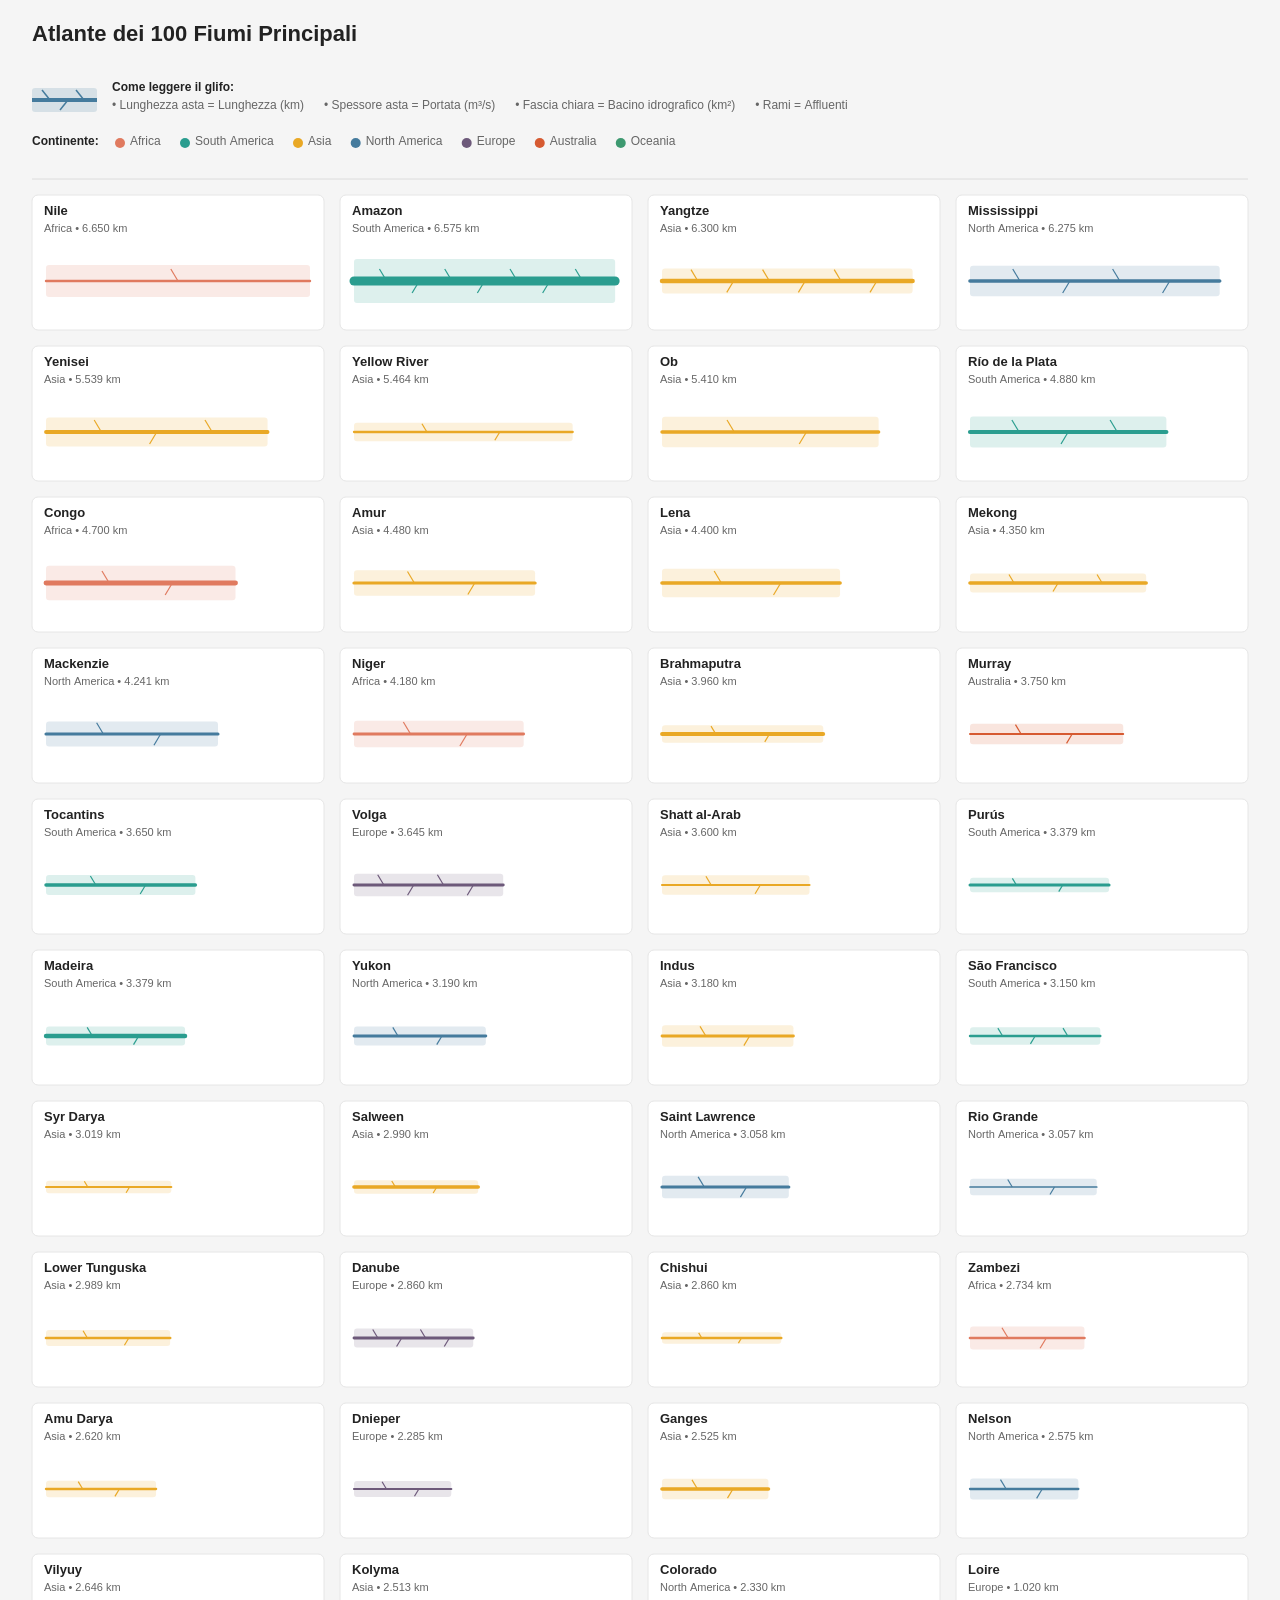
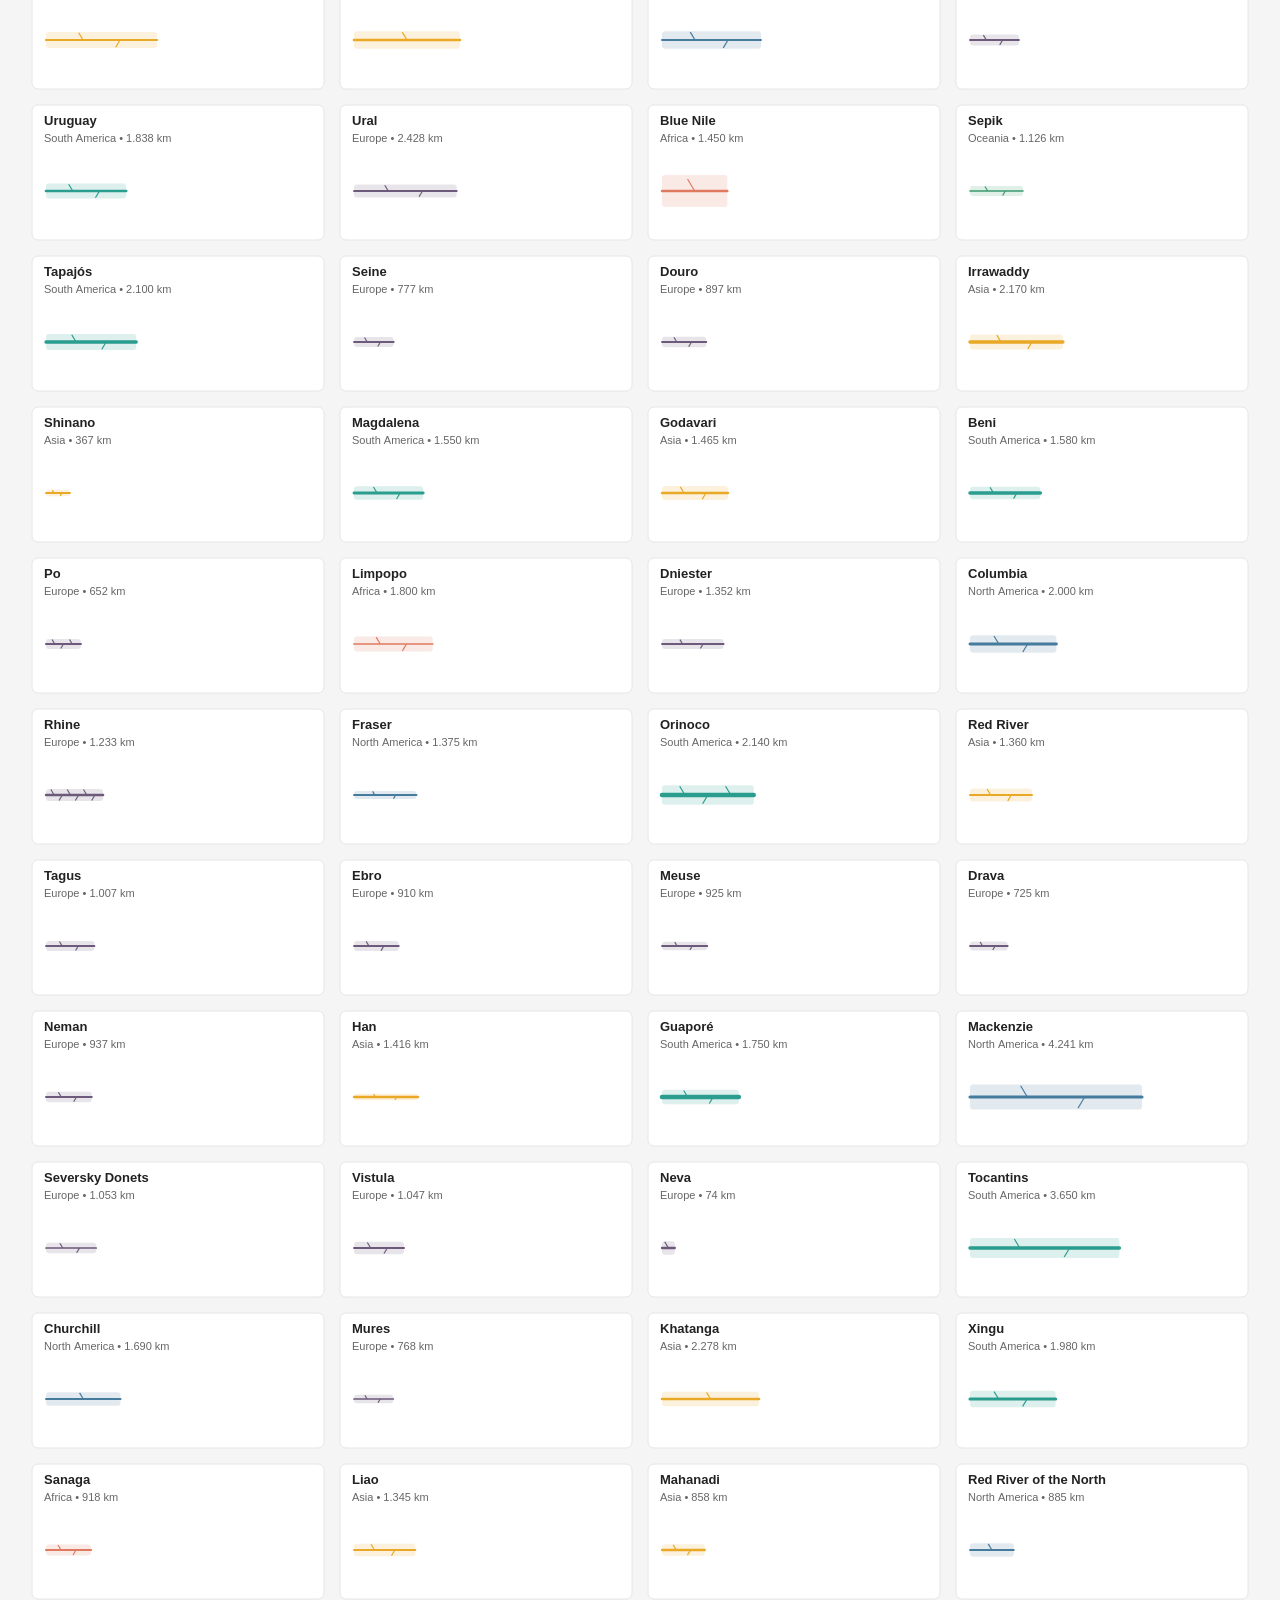
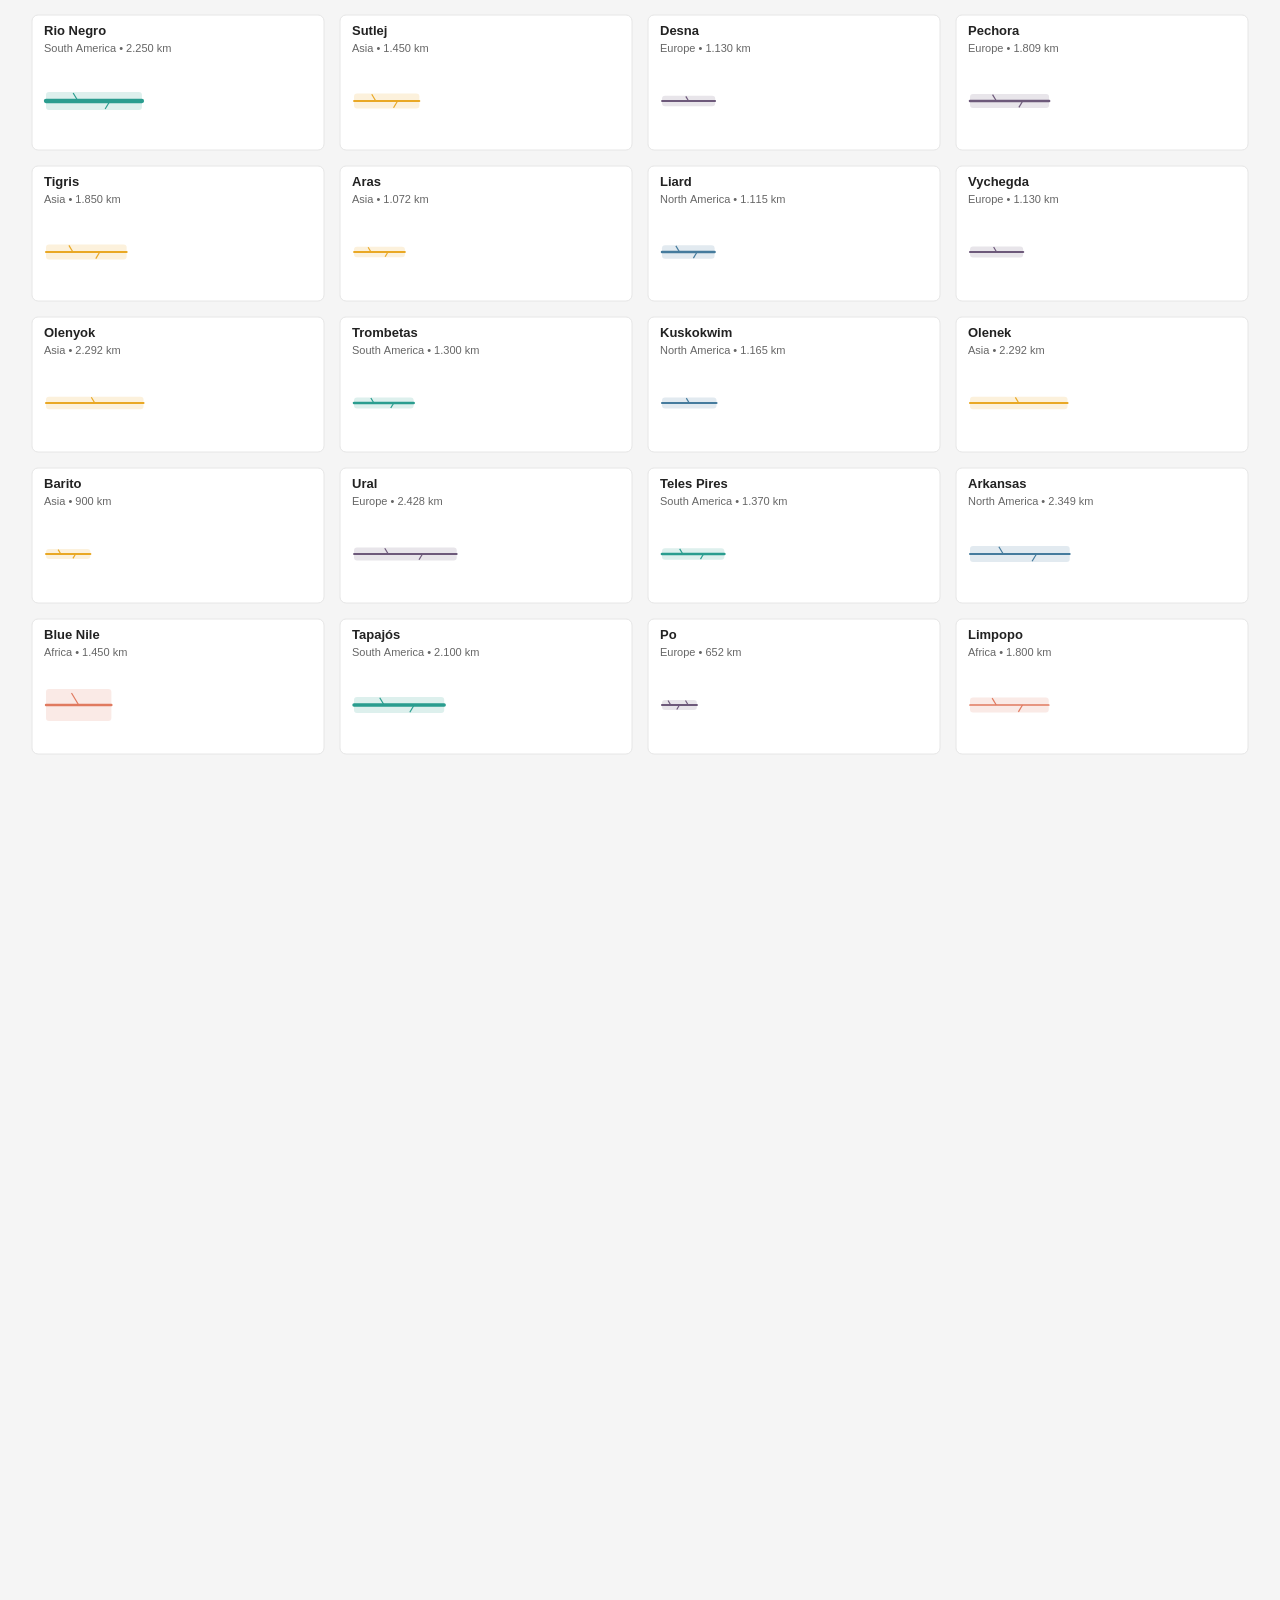
<file: index.html>
<!DOCTYPE html>
<html lang="it">
  <head>
    <meta charset="utf-8" />
    <meta name="viewport" content="width=device-width, initial-scale=1.0">
    <title>Atlante dei Fiumi — Vista d'Insieme</title>
    <link rel="stylesheet" type="text/css" href="style.css">
    <script src="libraries/p5.min.js"></script>
  </head>
  <body>
    <script src="sketch.js"></script>
  </body>
</html>
</file>
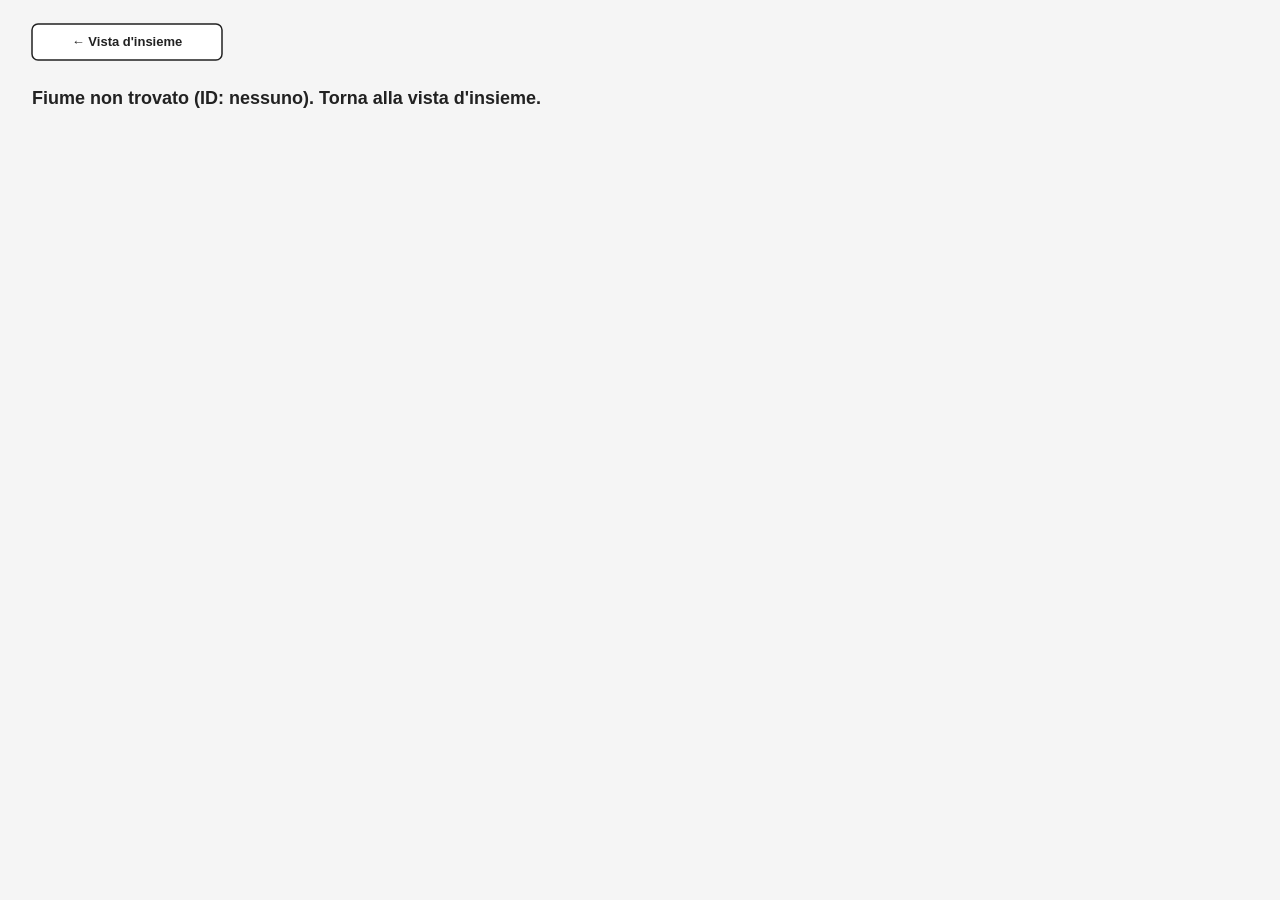
<file: detail.html>
<!DOCTYPE html>
<html lang="it">
  <head>
    <meta charset="utf-8" />
    <meta name="viewport" content="width=device-width, initial-scale=1.0">
    <title>Atlante dei Fiumi — Dettaglio</title>
    <link rel="stylesheet" type="text/css" href="style.css">
    <script src="libraries/p5.min.js"></script>
  </head>
  <body>
    <script src="detailSketch.js"></script>
  </body>
</html>
</file>
<file: style.css>
* {
  box-sizing: border-box;
  margin: 0;
  padding: 0;
}

body {
  background-color: #F5F5F5;
  color: #222222;
  font-family: -apple-system, BlinkMacSystemFont, "Segoe UI", Roboto, Helvetica, Arial, sans-serif;
  overflow-x: hidden;
}

canvas {
  display: block;
}
</file>
